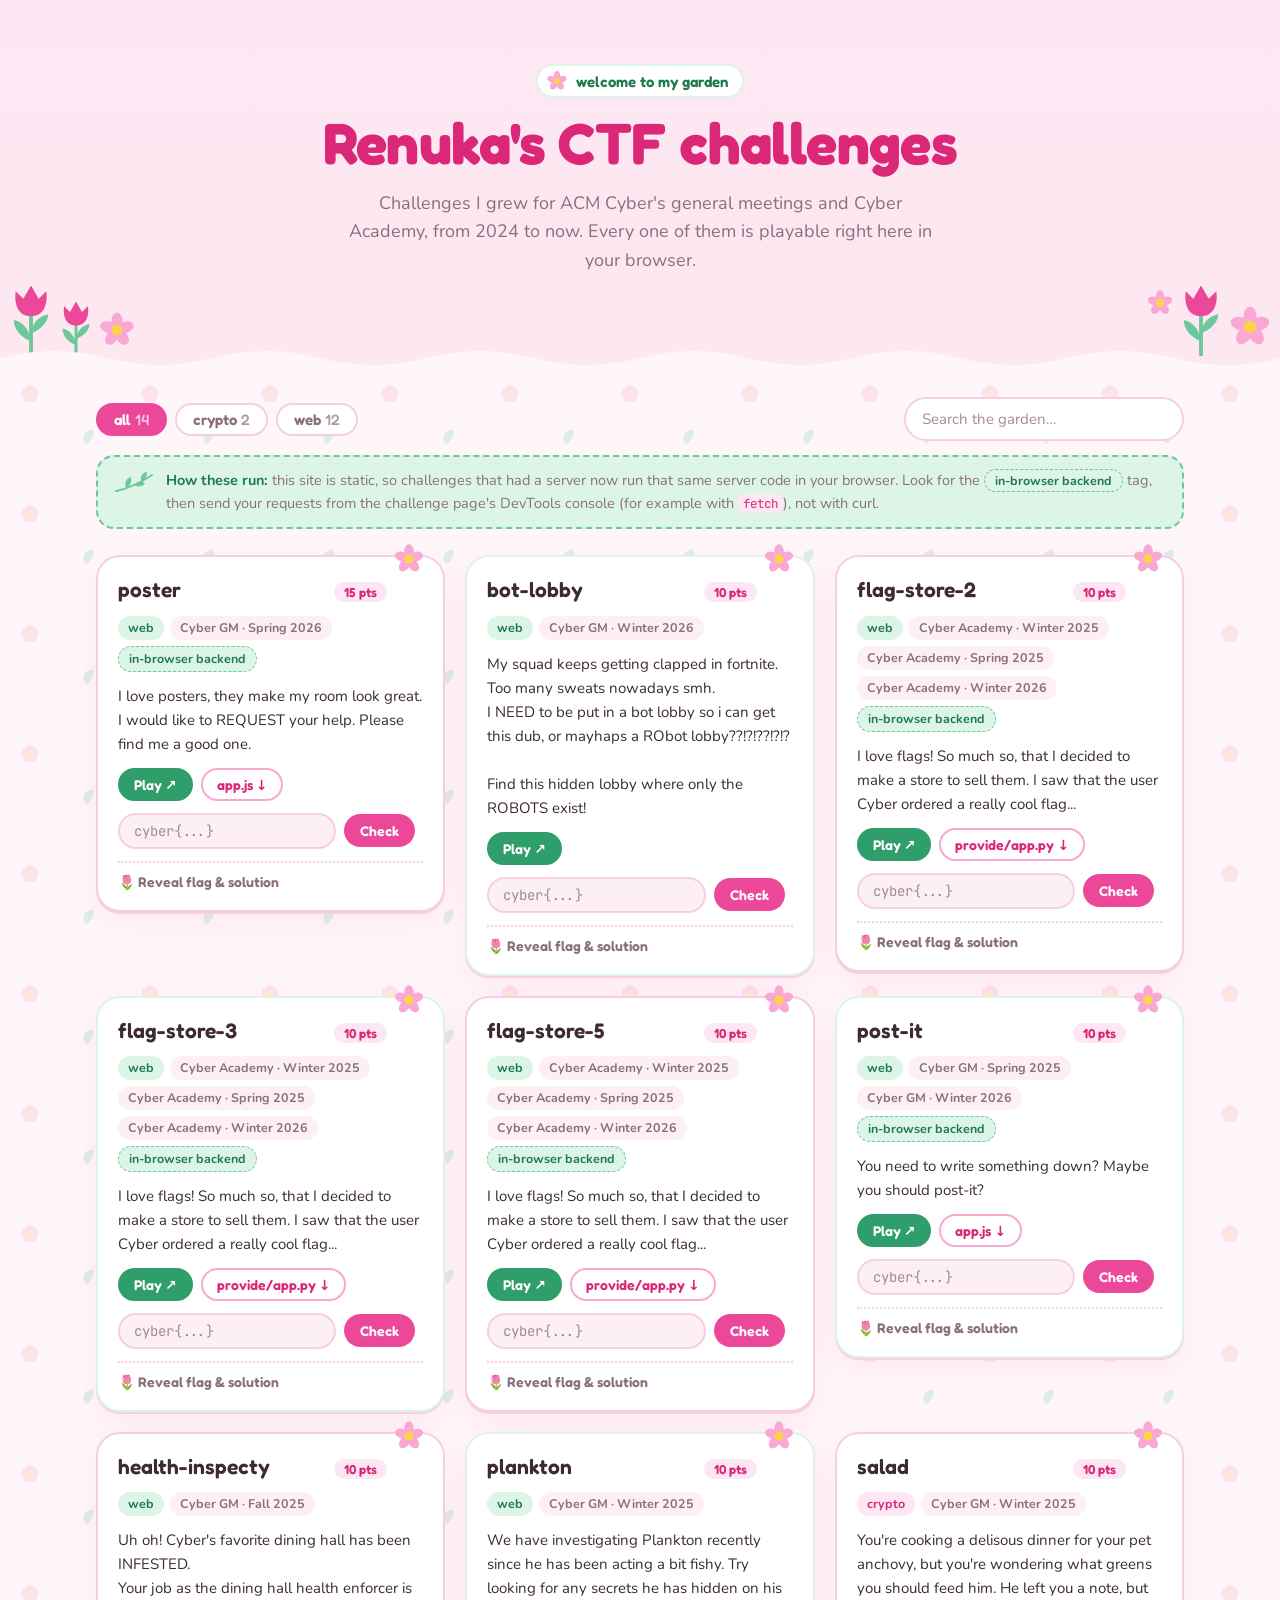
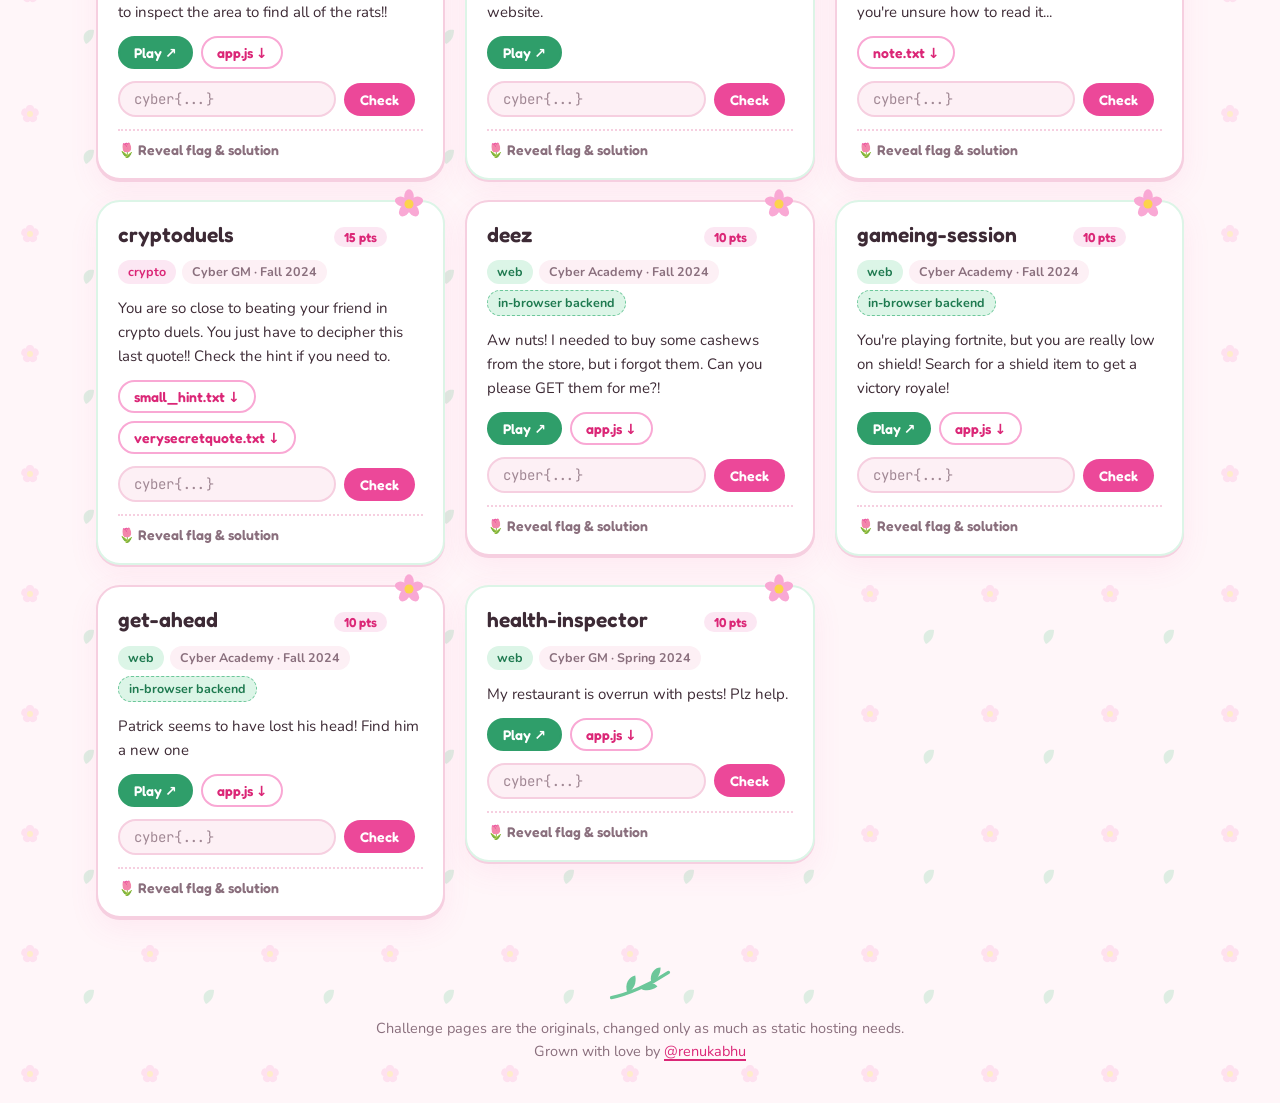
<file: index.html>
<!DOCTYPE html>
<html lang="en">
<head>
  <meta charset="UTF-8">
  <meta name="viewport" content="width=device-width, initial-scale=1.0">
  <title>Renuka's CTF Garden</title>
  <meta name="description" content="Capture-the-flag challenges I wrote for ACM Cyber at UCLA, playable right in your browser.">
  <link rel="preconnect" href="https://fonts.googleapis.com">
  <link rel="preconnect" href="https://fonts.gstatic.com" crossorigin>
  <link href="https://fonts.googleapis.com/css2?family=Fredoka:wght@500;600;700&family=Nunito:wght@400;600;700&family=JetBrains+Mono:wght@400;600&display=swap" rel="stylesheet">
  <link rel="stylesheet" href="assets/site.css?v=4">
  <link rel="icon" href="data:image/svg+xml,%3Csvg xmlns='http://www.w3.org/2000/svg' viewBox='-12 -12 24 24'%3E%3Cg fill='%23f472b6'%3E%3Cellipse ry='5.5' rx='3.6' cy='-5.5'/%3E%3Cellipse ry='5.5' rx='3.6' cy='-5.5' transform='rotate(72)'/%3E%3Cellipse ry='5.5' rx='3.6' cy='-5.5' transform='rotate(144)'/%3E%3Cellipse ry='5.5' rx='3.6' cy='-5.5' transform='rotate(216)'/%3E%3Cellipse ry='5.5' rx='3.6' cy='-5.5' transform='rotate(288)'/%3E%3C/g%3E%3Ccircle r='3.4' fill='%23fcd34d'/%3E%3C/svg%3E">
</head>
<body>
  <!-- flower + leaf shapes reused across the page -->
  <svg width="0" height="0" style="position:absolute" aria-hidden="true">
    <symbol id="flower" viewBox="-12 -12 24 24">
      <g class="petals">
        <ellipse rx="3.6" ry="5.5" cy="-5.5"/>
        <ellipse rx="3.6" ry="5.5" cy="-5.5" transform="rotate(72)"/>
        <ellipse rx="3.6" ry="5.5" cy="-5.5" transform="rotate(144)"/>
        <ellipse rx="3.6" ry="5.5" cy="-5.5" transform="rotate(216)"/>
        <ellipse rx="3.6" ry="5.5" cy="-5.5" transform="rotate(288)"/>
      </g>
      <circle class="eye" r="3.4"/>
    </symbol>
    <symbol id="tulip" viewBox="0 0 24 40">
      <path class="stem" d="M12 18 V39" fill="none" stroke-width="2" stroke-linecap="round"/>
      <path class="leaf" d="M12 32 C6 30 3 25 3 21 C8 22 11 26 12 32 Z"/>
      <path class="leaf" d="M12 28 C17 26 21 22 21 18 C16 19 13 22 12 28 Z"/>
      <path class="bloom" d="M4 6 L8 10 L12 3 L16 10 L20 6 C21 14 18 19 12 19 C6 19 3 14 4 6 Z"/>
    </symbol>
    <symbol id="sprig" viewBox="0 0 40 24">
      <path class="stem" d="M2 20 C12 18 26 12 38 4" fill="none" stroke-width="2" stroke-linecap="round"/>
      <path class="leaf" d="M12 17 C10 11 13 7 17 6 C18 11 16 15 12 17 Z"/>
      <path class="leaf" d="M20 14 C24 10 29 10 31 13 C27 16 23 16 20 14 Z"/>
      <path class="leaf" d="M27 10 C26 5 29 1 33 1 C33 5 31 9 27 10 Z"/>
    </symbol>
  </svg>

  <header class="hero">
    <div class="garden garden-left" aria-hidden="true">
      <svg class="tulip t1"><use href="#tulip"/></svg>
      <svg class="tulip t2"><use href="#tulip"/></svg>
      <svg class="daisy d1"><use href="#flower"/></svg>
    </div>
    <div class="garden garden-right" aria-hidden="true">
      <svg class="daisy d2"><use href="#flower"/></svg>
      <svg class="tulip t3"><use href="#tulip"/></svg>
      <svg class="daisy d3"><use href="#flower"/></svg>
    </div>
    <div class="petals-fall" aria-hidden="true"><i></i><i></i><i></i><i></i><i></i><i></i></div>

    <div class="wrap hero-inner">
      <p class="hello"><svg class="hello-flower"><use href="#flower"/></svg> welcome to my garden</p>
      <h1>Renuka's CTF challenges</h1>
      <p class="lede">
        Challenges I grew for ACM Cyber's general meetings and Cyber Academy, from 2024 to now.
        Every one of them is playable right here in your browser.
      </p>
    </div>
    <svg class="hero-edge" viewBox="0 0 1200 40" preserveAspectRatio="none" aria-hidden="true">
      <path d="M0 20 Q 50 0 100 20 T 200 20 T 300 20 T 400 20 T 500 20 T 600 20 T 700 20 T 800 20 T 900 20 T 1000 20 T 1100 20 T 1200 20 V40 H0 Z"/>
    </svg>
  </header>

  <main class="wrap">
    <div class="toolbar" role="search">
      <div class="chips" id="filters" aria-label="Filter by category"></div>
      <input id="search" type="search" placeholder="Search the garden…" aria-label="Search challenges">
    </div>
    <p class="note">
      <svg class="note-sprig"><use href="#sprig"/></svg>
      <span><strong>How these run:</strong> this site is static, so challenges that had a server now run that same
      server code in your browser. Look for the <span class="badge badge-backend">in-browser backend</span> tag, then
      send your requests from the challenge page's DevTools console (for example with <code>fetch</code>), not with curl.</span>
    </p>
    <section class="grid" id="grid" aria-live="polite"></section>
    <p class="empty" id="empty" hidden>Nothing blooming here. Try another search!</p>
  </main>

  <footer class="footer">
    <svg class="footer-sprig"><use href="#sprig"/></svg>
    <p>Challenge pages are the originals, changed only as much as static hosting needs.<br>
      Grown with love by <a href="https://github.com/renukabhu">@renukabhu</a></p>
  </footer>

  <template id="card">
    <article class="card">
      <svg class="card-flower" aria-hidden="true"><use href="#flower"/></svg>
      <header class="card-head">
        <h2 class="card-title"></h2>
        <span class="points"></span>
      </header>
      <div class="tags"></div>
      <div class="desc"></div>
      <div class="actions"></div>
      <form class="checker" autocomplete="off">
        <input name="flag" placeholder="cyber{...}" aria-label="Flag" spellcheck="false">
        <button type="submit">Check</button>
        <output class="result" aria-live="polite"></output>
      </form>
      <details class="reveal">
        <summary>Reveal flag &amp; solution</summary>
        <div class="reveal-body">
          <p class="flag-line"><span>Flag</span> <code class="flag"></code></p>
          <div class="solution"></div>
          <div class="solve-files"></div>
        </div>
      </details>
    </article>
  </template>

  <script src="assets/site.js?v=4"></script>
</body>
</html>
</file>
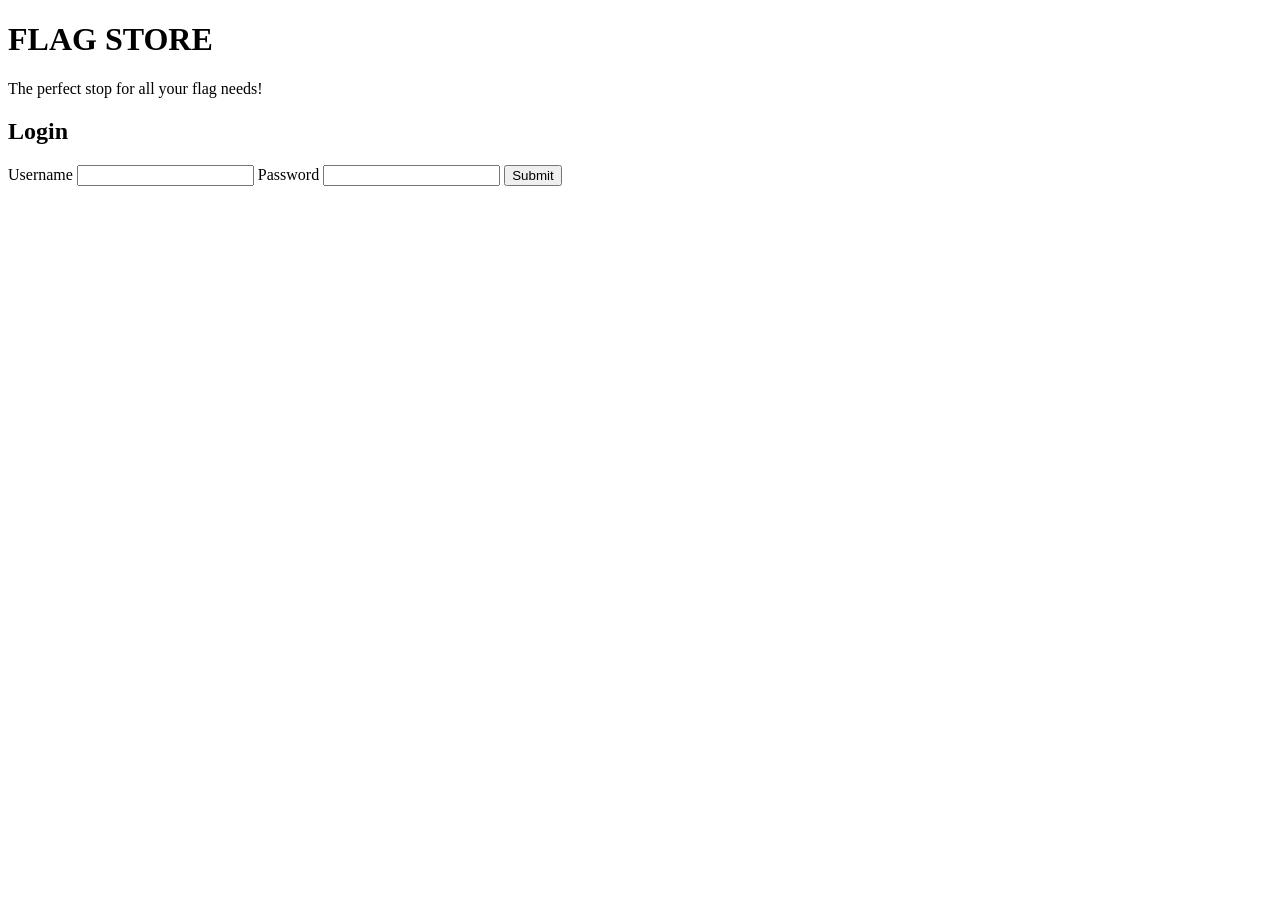
<file: challenges/flag-store-2/index.html>
<!DOCTYPE html>
<html lang="en">

<body>
    <h1>FLAG STORE</h1>
    <p>The perfect stop for all your flag needs!</p>

    <h2>Login</h2>
    <form method="POST">
        <label>Username</label>
        <input type="text" id="username" name="username">
        <label>Password</label>
        <input type="text" id="password" name="password">
        <input type="submit" value="Submit">
    </form>

<!-- portfolio: backend ported to run in the browser -->
<script src="env.js"></script>
<script type="module" src="port.js"></script>
</body>

</html>
</file>
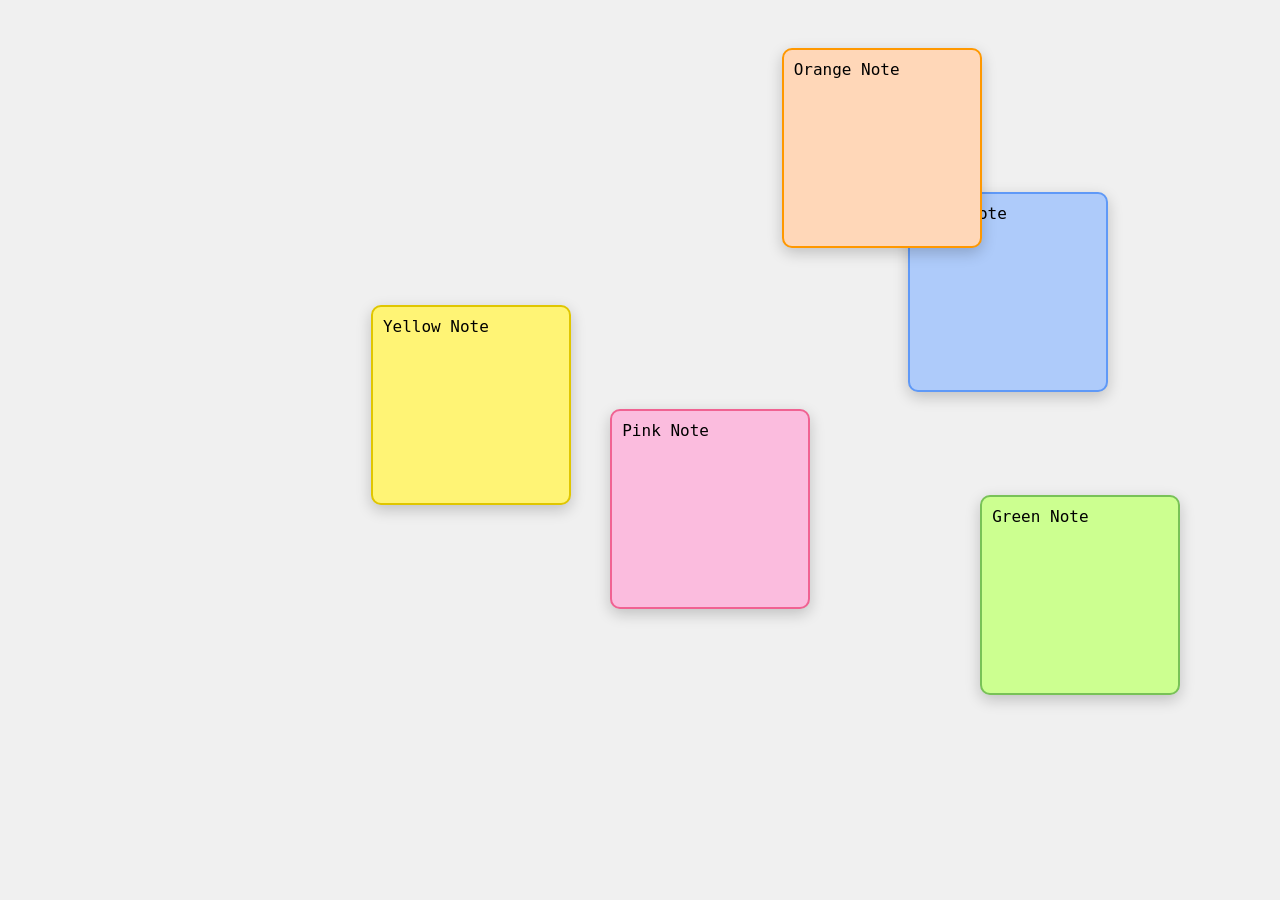
<file: challenges/post-it/index.html>
<!DOCTYPE html>
<html lang="en">
<head>
  <meta charset="UTF-8" />
  <meta name="viewport" content="width=device-width, initial-scale=1.0"/>
  <title>Magical Post-Its</title>
  <style>
    body {
      background: #f0f0f0;
      margin: 0;
      overflow: hidden;
      font-family: sans-serif;
      position: relative;
      height: 100vh;
    }

    .postit {
      width: 200px;
      height: 200px;
      padding: 10px;
      box-shadow: 0 5px 15px rgba(0,0,0,0.2);
      position: absolute;
      border: 2px solid #ccc;
      border-radius: 10px;
      resize: none;
      font-size: 16px;
      box-sizing: border-box;
      animation: spin 6s linear infinite;
    }

    .yellow { background: #fff475; border-color: #e0c600; }
    .blue   { background: #aecbfa; border-color: #5f99f7; }
    .pink   { background: #fbbcde; border-color: #f06292; }
    .green  { background: #ccff90; border-color: #78c257; }
    .orange { background: #ffd7b8; border-color: #ff9800; }

    @keyframes spin {
      from { transform: rotate(0deg); }
      to   { transform: rotate(360deg); }
    }
  </style>
<!-- portfolio: backend ported to run in the browser -->
<script src="../../emu/client.js"></script>
</head>
<body>

  <textarea class="postit yellow">Yellow Note</textarea>
  <textarea class="postit blue">Blue Note</textarea>
  <textarea class="postit pink">Pink Note</textarea>
  <textarea class="postit green">Green Note</textarea>
  <textarea class="postit orange">Orange Note</textarea>

  <script>
    const notes = document.querySelectorAll(".postit");

    function moveNote(note) {
      const maxX = window.innerWidth - 220; // account for note width
      const maxY = window.innerHeight - 220;

      const newX = Math.random() * maxX;
      const newY = Math.random() * maxY;

      note.style.transition = "transform 4s ease-in-out, top 4s ease-in-out, left 4s ease-in-out";
      note.style.left = `${newX}px`;
      note.style.top = `${newY}px`;
    }

    function animateNotes() {
      notes.forEach(note => moveNote(note));
    }

    // Initial placement
    animateNotes();

    // Repeat every 5 seconds
    setInterval(animateNotes, 5000);
  </script>
</body>
</html>
</file>
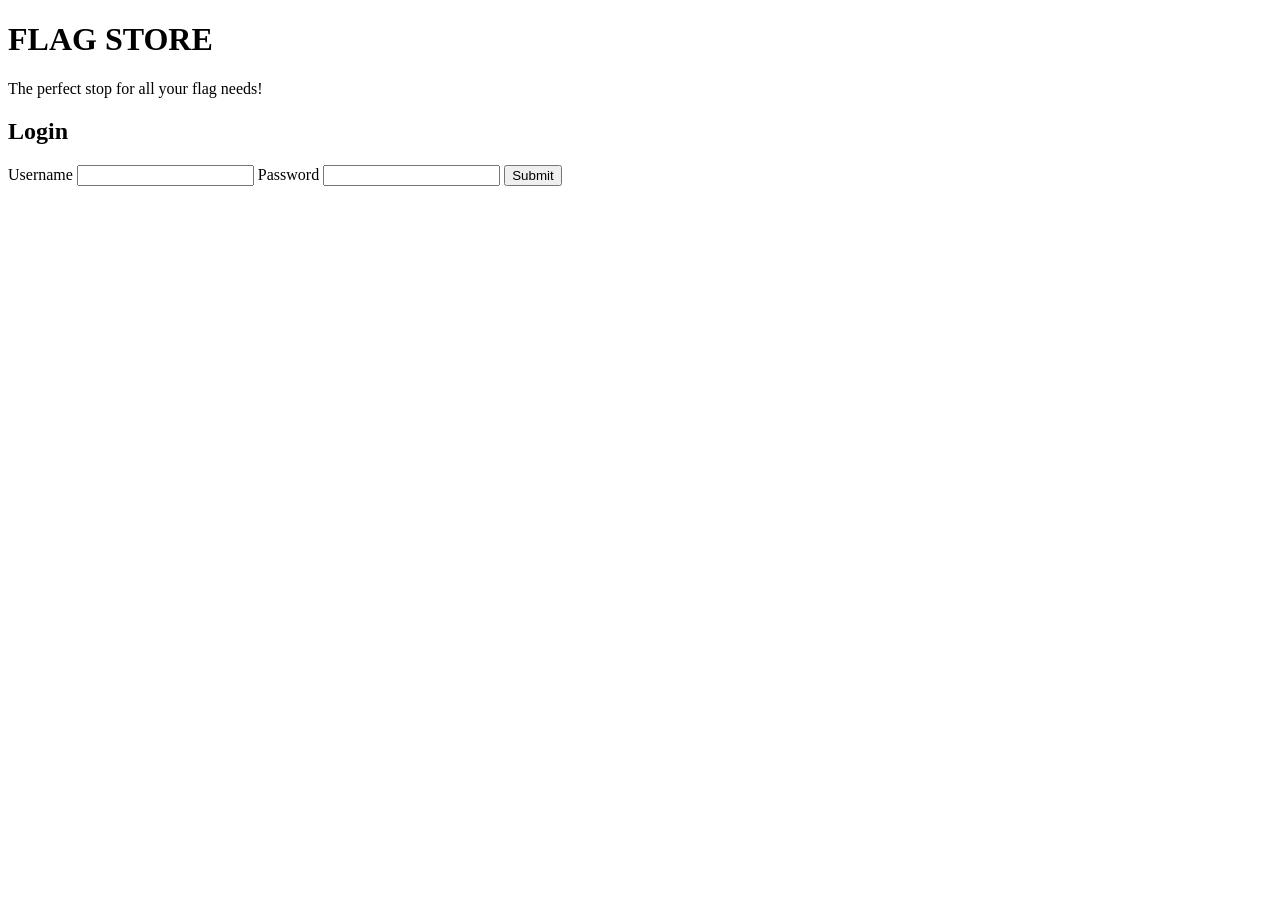
<file: challenges/flag-store-2/templates/index.html>
<!DOCTYPE html>
<html lang="en">

<body>
    <h1>FLAG STORE</h1>
    <p>The perfect stop for all your flag needs!</p>

    <h2>Login</h2>
    <form method="POST">
        <label>Username</label>
        <input type="text" id="username" name="username">
        <label>Password</label>
        <input type="text" id="password" name="password">
        <input type="submit" value="Submit">
    </form>

</body>

</html>
</file>
<file: assets/site.css>
:root {
  --bg: #fff6f9;
  --bg-2: #fde8f0;
  --surface: #ffffff;
  --surface-2: #fdf0f5;
  --text: #3d2a35;
  --muted: #8a6f7d;
  --border: #f6cfe0;
  --pink: #ec4899;
  --pink-soft: #fce7f3;
  --pink-petal: #f9a8d4;
  --pink-deep: #db2777;
  --green: #2f9e6a;
  --green-soft: #dcf5e7;
  --green-leaf: #6cc79a;
  --green-deep: #1f7a50;
  --eye: #fcd34d;
  --bad: #e11d48;
  --shadow: 0 2px 0 #f6cfe0, 0 10px 30px rgba(236, 72, 153, .08);
  --display: Fredoka, Nunito, ui-rounded, system-ui, sans-serif;
  --sans: Nunito, ui-rounded, system-ui, -apple-system, "Segoe UI", sans-serif;
  --mono: "JetBrains Mono", ui-monospace, SFMono-Regular, Menlo, monospace;
  /* faint flower wallpaper */
  --wallpaper: url("data:image/svg+xml,%3Csvg xmlns='http://www.w3.org/2000/svg' width='120' height='120' viewBox='0 0 120 120'%3E%3Cg opacity='.28'%3E%3Cg transform='translate(30 34)' fill='%23f9a8d4'%3E%3Ccircle r='4' cy='-5'/%3E%3Ccircle r='4' cy='-5' transform='rotate(72)'/%3E%3Ccircle r='4' cy='-5' transform='rotate(144)'/%3E%3Ccircle r='4' cy='-5' transform='rotate(216)'/%3E%3Ccircle r='4' cy='-5' transform='rotate(288)'/%3E%3Ccircle r='3' fill='%23fcd34d'/%3E%3C/g%3E%3Cpath d='M86 84 c-6-8 0-16 8-14 c0 8-4 12-8 14z' fill='%2386d4a8'/%3E%3C/g%3E%3C/svg%3E");
  color-scheme: light;
}
@media (prefers-color-scheme: dark) {
  :root {
    --bg: #1d1419;
    --bg-2: #2a1a23;
    --surface: #271b22;
    --surface-2: #31222b;
    --text: #fbe7f0;
    --muted: #c7a5b6;
    --border: #4a2f3d;
    --pink: #f472b6;
    --pink-soft: #45213a;
    --pink-petal: #f9a8d4;
    --pink-deep: #f9a8d4;
    --green: #6ee7a8;
    --green-soft: #173528;
    --green-leaf: #4fbf86;
    --green-deep: #86efac;
    --bad: #fb7185;
    --shadow: 0 2px 0 #3a2430;
    --wallpaper: url("data:image/svg+xml,%3Csvg xmlns='http://www.w3.org/2000/svg' width='120' height='120' viewBox='0 0 120 120'%3E%3Cg opacity='.12'%3E%3Cg transform='translate(30 34)' fill='%23f9a8d4'%3E%3Ccircle r='4' cy='-5'/%3E%3Ccircle r='4' cy='-5' transform='rotate(72)'/%3E%3Ccircle r='4' cy='-5' transform='rotate(144)'/%3E%3Ccircle r='4' cy='-5' transform='rotate(216)'/%3E%3Ccircle r='4' cy='-5' transform='rotate(288)'/%3E%3Ccircle r='3' fill='%23fcd34d'/%3E%3C/g%3E%3Cpath d='M86 84 c-6-8 0-16 8-14 c0 8-4 12-8 14z' fill='%2386d4a8'/%3E%3C/g%3E%3C/svg%3E");
    color-scheme: dark;
  }
}

* { box-sizing: border-box; }
html { -webkit-text-size-adjust: 100%; }
body {
  margin: 0;
  background: var(--bg) var(--wallpaper);
  color: var(--text);
  font: 16px/1.6 var(--sans);
  overflow-x: hidden;
}
a { color: var(--pink-deep); text-decoration-thickness: 2px; text-underline-offset: 3px; }
code { font-family: var(--mono); font-size: .86em; background: var(--pink-soft); color: var(--pink-deep); padding: .1em .4em; border-radius: 6px; overflow-wrap: anywhere; }
.wrap { max-width: 1120px; margin: 0 auto; padding: 0 16px; }

/* shared svg colouring */
.petals { fill: var(--pink-petal); }
.eye { fill: var(--eye); }
.stem { stroke: var(--green-leaf); }
.leaf { fill: var(--green-leaf); }
path.bloom { fill: var(--pink); }

/* ---- hero ---------------------------------------------------------------- */
.hero {
  position: relative;
  background: linear-gradient(180deg, var(--pink-soft), var(--bg-2));
  padding: 64px 0 96px;
  overflow: hidden;
}
.hero-inner { position: relative; z-index: 2; text-align: center; }
.hello {
  display: inline-flex; align-items: center; gap: 8px; margin: 0 0 14px;
  font: 600 15px var(--display); color: var(--green-deep);
  background: var(--surface); border: 2px solid var(--green-soft); border-radius: 999px; padding: 4px 14px 4px 8px;
}
.hello-flower { width: 22px; height: 22px; animation: spin 12s linear infinite; }
h1 {
  font-family: var(--display); font-weight: 700; font-size: clamp(34px, 6vw, 58px); line-height: 1.08;
  margin: 0 0 14px; color: var(--pink-deep); letter-spacing: -.01em;
}
.lede { max-width: 600px; margin: 0 auto; color: var(--muted); font-size: 18px; }

.hero-edge { position: absolute; left: 0; bottom: -1px; width: 100%; height: 28px; z-index: 3; }
.hero-edge path { fill: var(--bg); }

.garden { position: absolute; bottom: 14px; z-index: 1; display: flex; align-items: flex-end; gap: 4px; }
.garden-left { left: max(8px, calc(50% - 640px)); }
.garden-right { right: max(8px, calc(50% - 640px)); }
.garden svg { display: block; }
.tulip { width: 46px; height: 78px; transform-origin: 50% 100%; animation: sway 5s ease-in-out infinite; }
.tulip.t2 { width: 36px; height: 60px; animation-delay: -1.5s; }
.tulip.t2 path.bloom { fill: var(--pink-petal); }
.tulip.t3 { animation-delay: -3s; }
.daisy { width: 38px; height: 38px; margin-bottom: 8px; animation: spin 18s linear infinite; }
.daisy.d2 { width: 28px; height: 28px; margin-bottom: 40px; animation-direction: reverse; }
.daisy.d3 { width: 44px; height: 44px; }
@media (max-width: 760px) {
  .garden { opacity: .45; transform: scale(.75); transform-origin: bottom; }
}

.petals-fall i {
  position: absolute; top: -20px; z-index: 1; width: 12px; height: 9px; border-radius: 12px 0 12px 0;
  background: var(--pink-petal); opacity: .7; animation: fall 11s linear infinite;
}
.petals-fall i:nth-child(1) { left: 8%; animation-delay: 0s; }
.petals-fall i:nth-child(2) { left: 22%; animation-delay: -4s; background: var(--green-leaf); }
.petals-fall i:nth-child(3) { left: 41%; animation-delay: -7s; }
.petals-fall i:nth-child(4) { left: 63%; animation-delay: -2s; }
.petals-fall i:nth-child(5) { left: 79%; animation-delay: -9s; background: var(--green-leaf); }
.petals-fall i:nth-child(6) { left: 93%; animation-delay: -5.5s; }

@keyframes spin { to { transform: rotate(360deg); } }
@keyframes sway { 0%, 100% { transform: rotate(-4deg); } 50% { transform: rotate(4deg); } }
@keyframes fall {
  0% { transform: translate(0, 0) rotate(0); }
  50% { transform: translate(30px, 200px) rotate(180deg); }
  100% { transform: translate(-10px, 420px) rotate(360deg); opacity: 0; }
}
@media (prefers-reduced-motion: reduce) {
  *, *::before, *::after { animation: none !important; transition: none !important; }
}

/* ---- toolbar ----------------------------------------------------------- */
.toolbar { display: flex; flex-wrap: wrap; align-items: center; justify-content: space-between; gap: 12px; margin: 26px 0 14px; }
.chips { display: flex; flex-wrap: wrap; gap: 8px; }
.chip {
  font: 600 15px var(--display); color: var(--muted); background: var(--surface);
  border: 2px solid var(--border); border-radius: 999px; padding: 5px 16px; cursor: pointer;
  transition: transform .15s ease, background .15s ease;
}
.chip span { opacity: .7; font-weight: 500; }
.chip:hover { transform: translateY(-1px); }
.chip[aria-pressed="true"] { color: #fff; background: var(--pink); border-color: var(--pink); }
@media (prefers-color-scheme: dark) { .chip[aria-pressed="true"] { color: #2a1020; } }
#search {
  font: inherit; font-size: 15px; color: var(--text); background: var(--surface);
  border: 2px solid var(--border); border-radius: 999px; padding: 8px 16px; width: min(280px, 100%);
}
#search::placeholder, .checker input::placeholder { color: var(--muted); opacity: .8; }

.note {
  display: flex; gap: 12px; align-items: flex-start;
  color: var(--muted); font-size: 14.5px; background: var(--green-soft);
  border: 2px dashed var(--green-leaf); border-radius: 18px; padding: 12px 16px; margin: 0 0 26px;
}
.note strong { color: var(--green-deep); }
.note-sprig { flex: none; width: 40px; height: 24px; margin-top: 2px; }

/* ---- cards -------------------------------------------------------------- */
.grid { display: grid; grid-template-columns: repeat(auto-fill, minmax(320px, 1fr)); gap: 20px; align-items: start; }
@media (max-width: 380px) { .grid { grid-template-columns: 1fr; } }
.card {
  position: relative;
  background: var(--surface); border: 2px solid var(--border); border-radius: 24px;
  padding: 20px; display: flex; flex-direction: column; gap: 12px; box-shadow: var(--shadow); min-width: 0;
  transition: transform .2s ease, box-shadow .2s ease;
}
.card[hidden] { display: none; }
.card:hover { transform: translateY(-3px); box-shadow: 0 2px 0 var(--border), 0 16px 34px rgba(236, 72, 153, .14); }
.card:nth-child(even) { border-color: var(--green-soft); }
.card-flower {
  position: absolute; top: -14px; right: 18px; width: 32px; height: 32px;
  transition: transform .6s ease;
}
.card:nth-child(even) .card-flower .petals { fill: var(--green-leaf); }
.card:hover .card-flower { transform: rotate(72deg) scale(1.1); }
.card.solved { border-color: var(--green); background: linear-gradient(180deg, var(--green-soft), var(--surface) 70%); }
.card.solved .card-flower { width: 40px; height: 40px; top: -18px; }
.card.solved .card-flower .petals { fill: var(--pink); }

.card-head { display: flex; justify-content: space-between; align-items: baseline; gap: 12px; padding-right: 36px; }
.card-title { font: 600 21px/1.25 var(--display); margin: 0; overflow-wrap: anywhere; color: var(--text); }
.card.solved .card-title::after { content: " · solved!"; font-size: 14px; color: var(--green); }
.points {
  font: 600 13px var(--display); white-space: nowrap; color: var(--pink-deep);
  background: var(--pink-soft); border-radius: 999px; padding: 2px 10px;
}
.tags { display: flex; flex-wrap: wrap; gap: 6px; }
.badge { font-size: 12.5px; font-weight: 700; border-radius: 999px; padding: 2px 10px; background: var(--surface-2); color: var(--muted); white-space: nowrap; }
.badge-web { background: var(--green-soft); color: var(--green-deep); }
.badge-crypto { background: var(--pink-soft); color: var(--pink-deep); }
.badge-backend { background: var(--green-soft); color: var(--green-deep); border: 1px dashed var(--green-leaf); }
.desc { font-size: 15px; white-space: pre-line; overflow-wrap: anywhere; }
.actions { display: flex; flex-wrap: wrap; gap: 8px; margin-top: auto; }
.btn {
  display: inline-flex; align-items: center; gap: 6px; font: 600 14px var(--display); text-decoration: none;
  color: var(--pink-deep); background: var(--surface); border: 2px solid var(--pink-petal); border-radius: 999px; padding: 6px 14px;
  transition: transform .15s ease;
}
.btn:hover { transform: translateY(-1px); background: var(--pink-soft); }
.btn-primary { background: var(--green); border-color: var(--green); color: #fff; }
.btn-primary:hover { background: var(--green-deep); border-color: var(--green-deep); }
@media (prefers-color-scheme: dark) { .btn-primary, .btn-primary:hover { color: #0d2318; } }

.checker { display: flex; gap: 8px; flex-wrap: wrap; align-items: center; }
.checker input {
  flex: 1 1 160px; min-width: 0; font: 14px var(--mono); color: var(--text); background: var(--surface-2);
  border: 2px solid var(--border); border-radius: 999px; padding: 7px 14px;
}
.checker button {
  font: 600 14px var(--display); color: #fff; background: var(--pink); border: 0; border-radius: 999px;
  padding: 8px 16px; cursor: pointer;
}
@media (prefers-color-scheme: dark) { .checker button { color: #2a1020; } }
.result { font: 600 14px var(--display); }
.result.ok { color: var(--green); }
.result.no { color: var(--bad); }

.reveal { border-top: 2px dotted var(--border); padding-top: 10px; }
.reveal summary { cursor: pointer; color: var(--muted); font: 600 14px var(--display); list-style: none; }
.reveal summary::-webkit-details-marker { display: none; }
.reveal summary::before { content: "🌷 "; }
.reveal[open] summary::before { content: "🌸 "; }
.reveal-body { font-size: 14.5px; margin-top: 10px; display: flex; flex-direction: column; gap: 10px; }
.flag-line { margin: 0; display: flex; gap: 8px; align-items: baseline; flex-wrap: wrap; }
.flag-line span { color: var(--muted); font-weight: 700; }
.solution p { margin: 0; }
.solve-files pre {
  margin: 4px 0 0; font: 12.5px/1.5 var(--mono); background: var(--surface-2); border: 2px solid var(--border);
  border-radius: 14px; padding: 10px 12px; overflow-x: auto; white-space: pre;
}
.solve-files .label { color: var(--muted); font-size: 12.5px; font-weight: 700; }

.empty { color: var(--muted); text-align: center; padding: 40px 0; font: 600 17px var(--display); }
.footer { text-align: center; color: var(--muted); font-size: 14.5px; padding: 48px 16px 40px; }
.footer p { margin: 6px 0 0; }
.footer-sprig { width: 64px; height: 38px; }
:focus-visible { outline: 3px solid var(--pink-petal); outline-offset: 2px; }
</file>
